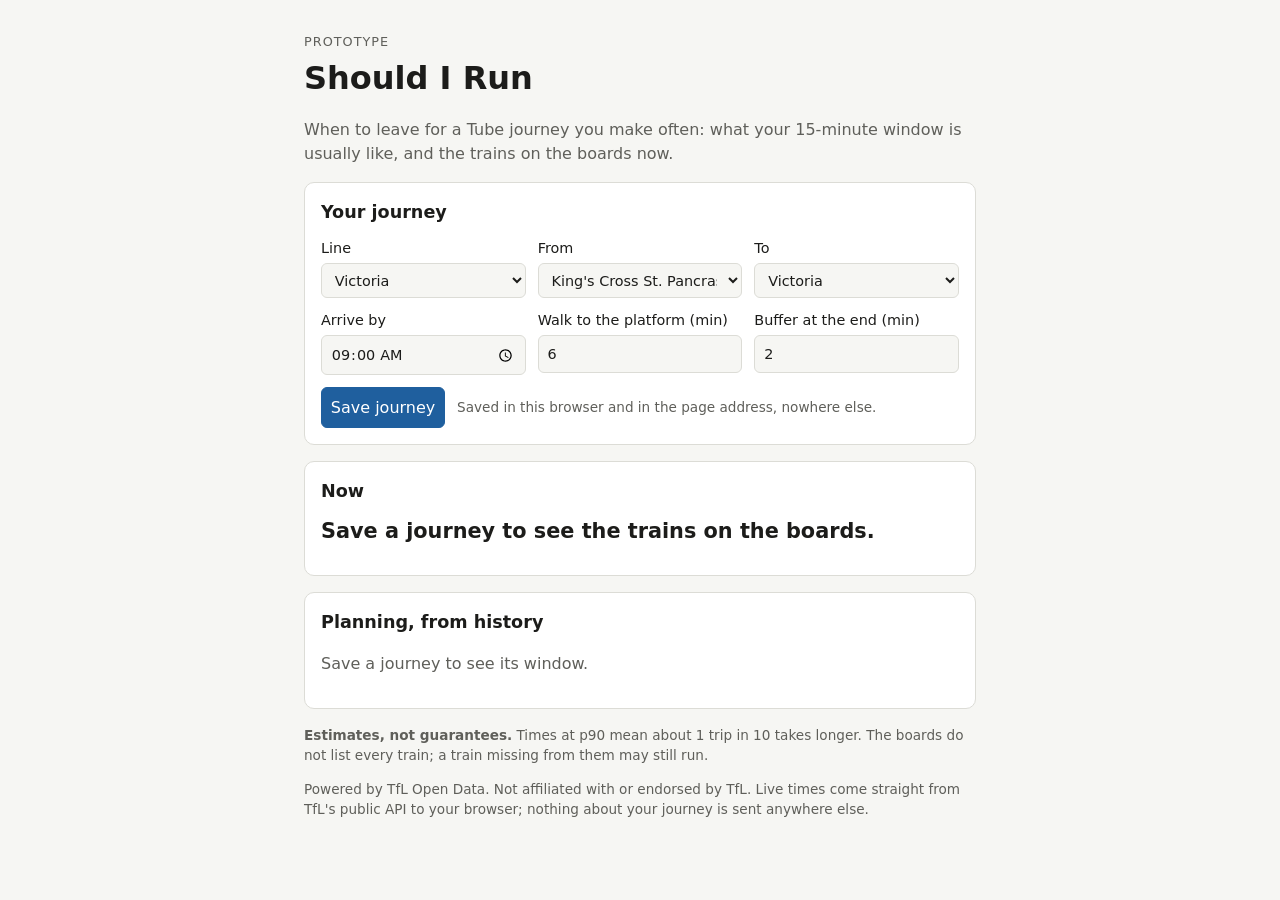
<file: web/should-i-run/index.html>
<!doctype html>
<html lang="en-GB">
  <head>
    <meta charset="utf-8" />
    <meta name="viewport" content="width=device-width, initial-scale=1" />
    <!--
      Its own origin (ADR-018): the only network calls are TfL's public
      arrivals API, with no key, and the published planning files.
    -->
    <meta
      http-equiv="Content-Security-Policy"
      content="default-src 'none'; script-src 'self'; style-src 'self'; img-src 'self'; connect-src https://api.tfl.gov.uk https://data.karshvashi.com; base-uri 'none'; form-action 'none'"
    />
    <meta name="referrer" content="no-referrer" />
    <title>Should I Run</title>
    <meta name="description" content="When to leave for a Tube journey: history for your 15-minute window, and the trains on the boards now." />
    <link rel="stylesheet" href="style.css" />
    <script type="module" src="app.mjs"></script>
  </head>
  <body>
    <header class="masthead">
      <p class="kicker">Prototype</p>
      <h1>Should I Run</h1>
      <p class="lede">When to leave for a Tube journey you make often: what your 15-minute window is usually like, and the trains on the boards now.</p>
    </header>

    <main>
      <section class="card" aria-labelledby="journey-title">
        <h2 id="journey-title">Your journey</h2>
        <form id="journey-form" novalidate>
          <div class="grid">
            <label>Line
              <select id="line" name="line" required></select>
            </label>
            <label>From
              <select id="origin" name="origin" required></select>
            </label>
            <label>To
              <select id="destination" name="destination" required></select>
            </label>
            <label>Arrive by
              <input id="arrive-by" name="arriveBy" type="time" value="09:00" required />
            </label>
            <label>Walk to the platform (min)
              <input id="walk" name="walk" type="number" min="0" max="120" step="1" value="6" required />
            </label>
            <label>Buffer at the end (min)
              <input id="buffer" name="buffer" type="number" min="0" max="60" step="1" value="2" required />
            </label>
          </div>
          <div class="actions">
            <button type="submit">Save journey</button>
            <p class="hint">Saved in this browser and in the page address, nowhere else.</p>
          </div>
          <p id="form-error" class="error" role="alert" hidden></p>
        </form>
      </section>

      <section class="card" aria-labelledby="live-title">
        <h2 id="live-title">Now</h2>
        <div id="verdict" class="verdict" aria-live="polite">
          <p class="headline">Save a journey to see the trains on the boards.</p>
        </div>
        <ol id="trains" class="trains"></ol>
        <p id="live-stamp" class="stamp"></p>
      </section>

      <section class="card" aria-labelledby="plan-title">
        <h2 id="plan-title">Planning, from history</h2>
        <div id="plan">
          <p class="muted">Save a journey to see its window.</p>
        </div>
      </section>
    </main>

    <footer>
      <p><strong>Estimates, not guarantees.</strong> Times at p90 mean about 1 trip in 10 takes longer. The boards do not list every train; a train missing from them may still run.</p>
      <p>Powered by TfL Open Data. Not affiliated with or endorsed by TfL. Live times come straight from TfL's public API to your browser; nothing about your journey is sent anywhere else.</p>
    </footer>
  </body>
</html>
</file>
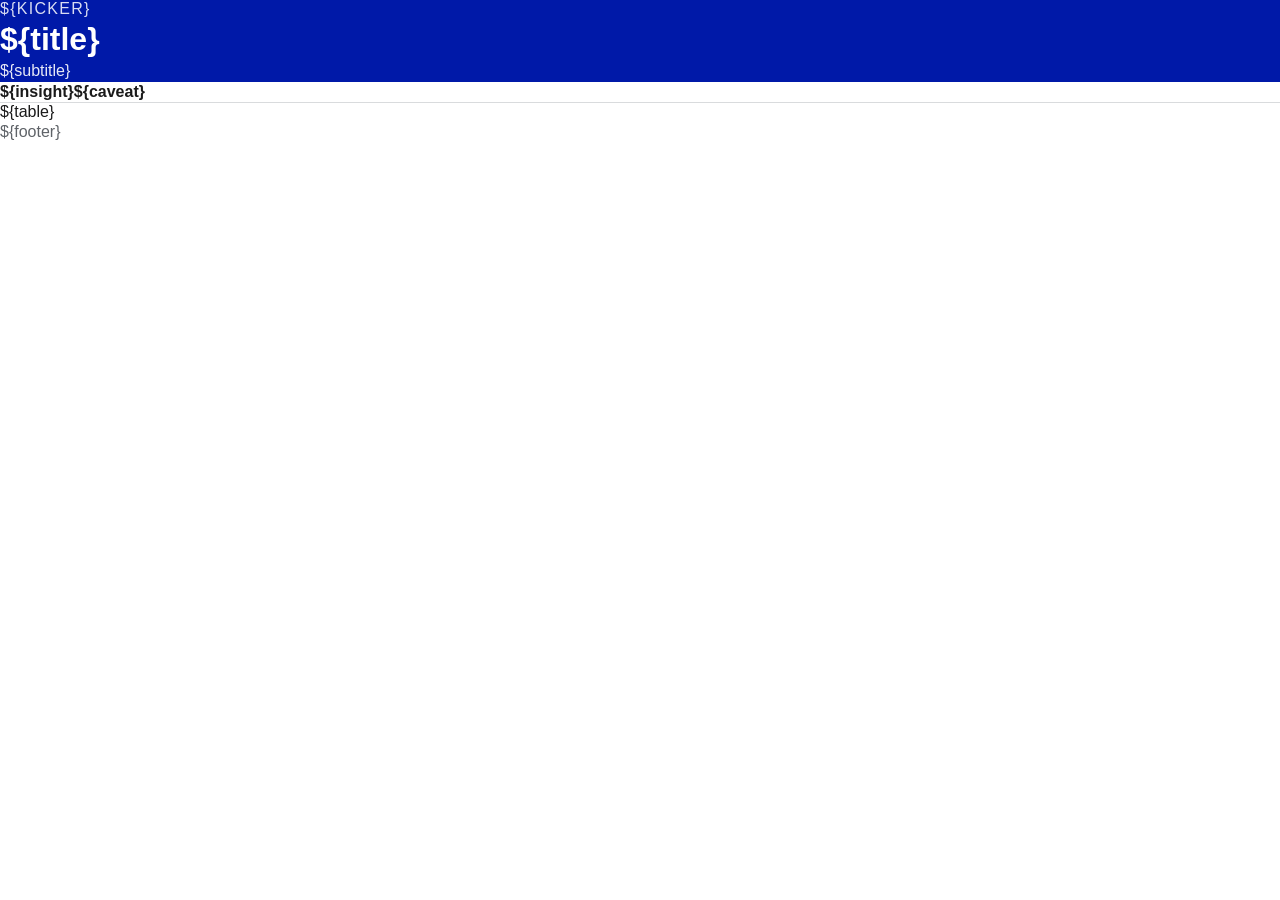
<file: src/mind_the_data/publish/templates/card.html>
<!doctype html>
<html lang="en">
<head>
<meta charset="utf-8">
<style>
  :root {
    --ink: #1a1a1a;
    --muted: #5f6368;
    --rule: #d9dbdd;
    --track: #eceeef;
    --paper: #ffffff;
    --band: #0019a8;
    --amber: #b35c00;
  }
  * { box-sizing: border-box; margin: 0; padding: 0; }
  html, body {
    width: ${width}px;
    height: ${height}px;
    overflow: hidden;
    background: var(--paper);
    color: var(--ink);
    font-family: "Helvetica Neue", Helvetica, Arial, "Liberation Sans", sans-serif;
    -webkit-font-smoothing: antialiased;
  }
  .card {
    width: ${width}px;
    height: ${height}px;
    display: flex;
    flex-direction: column;
  }
  header {
    background: var(--band);
    color: #fff;
    padding: ${pad_y}px ${pad_x}px ${pad_y_small}px;
  }
  .kicker {
    font-size: ${kicker_size}px;
    letter-spacing: 0.08em;
    text-transform: uppercase;
    opacity: 0.85;
  }
  h1 {
    font-size: ${title_size}px;
    font-weight: 700;
    line-height: 1.1;
    margin-top: 4px;
  }
  .subtitle {
    font-size: ${subtitle_size}px;
    line-height: 1.3;
    margin-top: 4px;
    opacity: 0.9;
  }
  .insight {
    padding: ${pad_y_small}px ${pad_x}px;
    font-size: ${insight_size}px;
    font-weight: 600;
    line-height: 1.25;
    border-bottom: 1px solid var(--rule);
  }
  .insight .caveat {
    display: block;
    margin-top: 2px;
    font-size: ${caveat_size}px;
    font-weight: 400;
    opacity: 0.85;
  }
  .table {
    flex: 1;
    display: grid;
    grid-template-columns: repeat(${columns}, 1fr);
    column-gap: ${column_gap}px;
    padding: ${pad_y_small}px ${pad_x}px 0;
    min-height: 0;
  }
  .col { display: flex; flex-direction: column; }
  .head, .row {
    display: grid;
    grid-template-columns: ${grid};
    align-items: center;
    column-gap: 8px;
  }
  .head {
    font-size: ${small_size}px;
    color: var(--muted);
    text-transform: uppercase;
    letter-spacing: 0.04em;
    padding-bottom: 4px;
    border-bottom: 1px solid var(--rule);
  }
  .head { align-items: end; line-height: 1.2; }
  .head .num { text-align: right; white-space: normal; }
  .head .gs { grid-column: span 2; }
  .row {
    height: ${row_height}px;
    font-size: ${row_size}px;
    border-bottom: 1px solid var(--track);
  }
  .rank { color: var(--muted); text-align: right; font-variant-numeric: tabular-nums; }
  .name { display: flex; align-items: center; gap: 8px; white-space: nowrap; overflow: hidden; }
  .chip { width: 6px; height: ${chip_height}px; border-radius: 2px; flex: none; }
  .mark { color: var(--amber); font-weight: 700; }
  .bar { height: ${bar_height}px; background: var(--track); border-radius: 2px; overflow: hidden; }
  .bar span { display: block; height: 100%; }
  .num { text-align: right; font-variant-numeric: tabular-nums; white-space: nowrap; }
  .di { font-weight: 700; }
  .note {
    grid-column: span 3;
    font-size: ${small_size}px;
    font-style: italic;
    white-space: nowrap;
    overflow: hidden;
  }
  .unranked { color: var(--muted); }
  footer {
    padding: ${pad_y_small}px ${pad_x}px ${pad_y}px;
    font-size: ${small_size}px;
    color: var(--muted);
    line-height: 1.4;
  }
  footer p + p { margin-top: 2px; }
  footer .mark { font-weight: 700; }
</style>
</head>
<body>
<div class="card" id="card">
  <header>
    <div class="kicker">${kicker}</div>
    <h1>${title}</h1>
    <p class="subtitle">${subtitle}</p>
  </header>
  <div class="insight">${insight}${caveat}</div>
  <div class="table">${table}</div>
  <footer>${footer}</footer>
</div>
</body>
</html>
</file>
<file: web/should-i-run/style.css>
:root {
  --bg: #f6f6f3;
  --surface: #ffffff;
  --text: #1c1c1a;
  --muted: #5f5f5a;
  --border: #dcdcd6;
  --accent: #1f5f9e;
  --good: #1d6b3a;
  --warn: #8a5a00;
  --bad: #a3271f;
  --radius: 10px;
  color-scheme: light dark;
}

@media (prefers-color-scheme: dark) {
  :root {
    --bg: #121211;
    --surface: #1c1c1a;
    --text: #ecece8;
    --muted: #a5a59e;
    --border: #34342f;
    --accent: #7fb2e6;
    --good: #6cc48b;
    --warn: #e0b257;
    --bad: #f08a80;
  }
}

* {
  box-sizing: border-box;
}

body {
  margin: 0;
  background: var(--bg);
  color: var(--text);
  font: 16px/1.5 system-ui, -apple-system, "Segoe UI", Roboto, sans-serif;
}

.masthead,
main,
footer {
  max-width: 44rem;
  margin: 0 auto;
  padding: 0 16px;
}

.masthead {
  padding-top: 2rem;
}

.kicker {
  margin: 0;
  font-size: 0.8rem;
  letter-spacing: 0.08em;
  text-transform: uppercase;
  color: var(--muted);
}

h1 {
  margin: 0.2rem 0 0.5rem;
  font-size: 2rem;
}

h2 {
  margin: 0 0 0.75rem;
  font-size: 1.1rem;
}

.lede,
.muted,
.hint,
.stamp {
  color: var(--muted);
}

.card {
  background: var(--surface);
  border: 1px solid var(--border);
  border-radius: var(--radius);
  padding: 1rem;
  margin: 1rem 0;
}

.grid {
  display: grid;
  grid-template-columns: repeat(auto-fit, minmax(12rem, 1fr));
  gap: 0.75rem;
}

label {
  display: flex;
  flex-direction: column;
  gap: 0.25rem;
  font-size: 0.9rem;
}

select,
input,
button {
  font: inherit;
  padding: 0.45rem 0.55rem;
  border: 1px solid var(--border);
  border-radius: 6px;
  background: var(--bg);
  color: var(--text);
  min-width: 0;
}

button {
  background: var(--accent);
  border-color: var(--accent);
  color: #fff;
  cursor: pointer;
}

.actions {
  display: flex;
  flex-wrap: wrap;
  align-items: center;
  gap: 0.75rem;
  margin-top: 0.75rem;
}

.hint,
.stamp {
  margin: 0;
  font-size: 0.85rem;
}

.error {
  color: var(--bad);
}

.verdict .headline {
  margin: 0;
  font-size: 1.3rem;
  font-weight: 650;
}

.verdict .detail {
  margin: 0.25rem 0 0;
  color: var(--muted);
}

.verdict[data-kind="leave_now"] .headline,
.verdict[data-kind="leave_by"] .headline {
  color: var(--good);
}

.verdict[data-kind="wont_make"] .headline {
  color: var(--bad);
}

.verdict[data-kind="none_shown"] .headline,
.verdict[data-kind="none_reachable"] .headline,
.verdict[data-kind="error"] .headline {
  color: var(--warn);
}

.trains {
  list-style: none;
  padding: 0;
  margin: 0.75rem 0;
}

.trains li {
  display: flex;
  flex-wrap: wrap;
  gap: 0.25rem 0.75rem;
  padding: 0.4rem 0;
  border-top: 1px solid var(--border);
  font-variant-numeric: tabular-nums;
}

.trains .time {
  font-weight: 650;
  min-width: 3.2rem;
}

.trains .note {
  color: var(--muted);
}

.stats {
  display: grid;
  grid-template-columns: repeat(auto-fit, minmax(10rem, 1fr));
  gap: 0.5rem 1rem;
  margin: 0.75rem 0 0;
}

.stats div {
  border-left: 3px solid var(--border);
  padding-left: 0.5rem;
}

.stats dt {
  font-size: 0.8rem;
  color: var(--muted);
}

.stats dd {
  margin: 0;
  font-weight: 600;
  font-variant-numeric: tabular-nums;
}

.leave-by {
  font-size: 1.3rem;
  font-weight: 650;
  margin: 0;
}

footer {
  padding-bottom: 2rem;
  font-size: 0.85rem;
  color: var(--muted);
}
</file>
